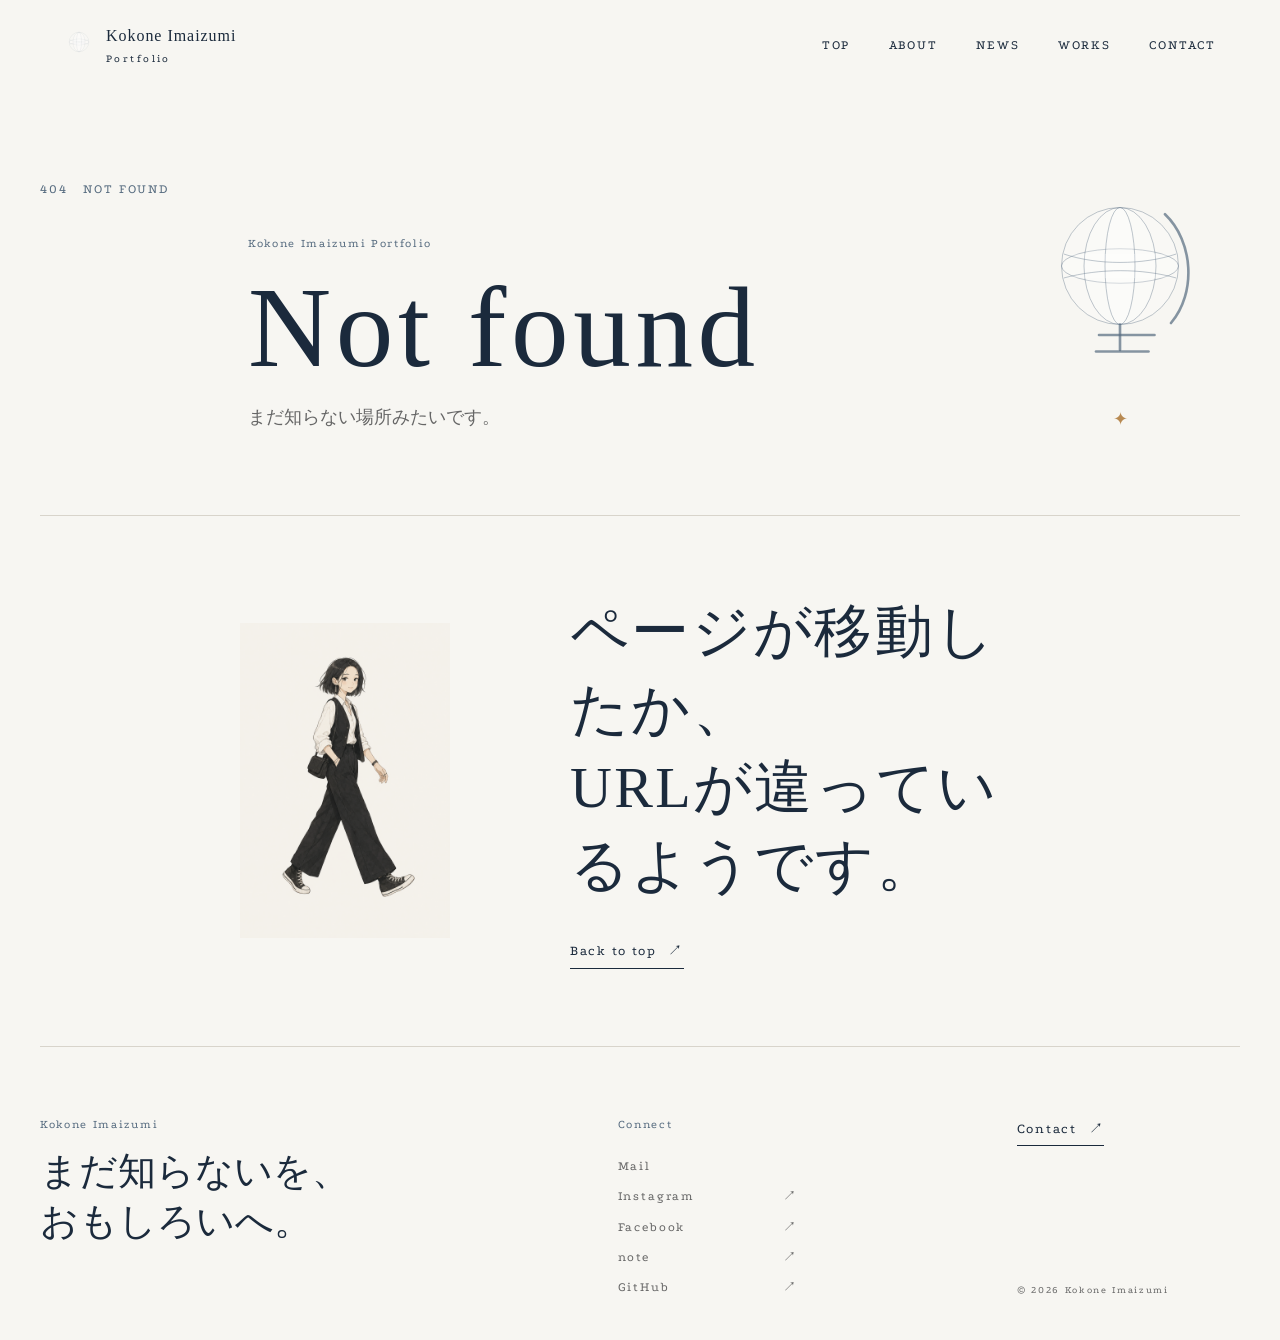
<file: index.html>
<!doctype html>
<html lang="ja">
  <head>
    <meta charset="UTF-8" />
    <meta name="viewport" content="width=device-width, initial-scale=1" />
    <meta name="theme-color" content="#f7f6f2" />
    <meta name="description" content="今泉心寧のポートフォリオ。まだ知らないを、おもしろいへ。人に会い、問いを見つけ、伝わる形をデザインする。" />
    <meta property="og:title" content="Kokone Imaizumi Portfolio" />
    <meta property="og:description" content="まだ知らないを、おもしろいへ。" />
    <meta property="og:type" content="website" />
    <script>
      const siteRoot = window.location.pathname.includes("/-/") ? "/-/" : "/";
      document.write(`<base href="${siteRoot}" />`);
    </script>
    <title>Kokone Imaizumi Portfolio</title>
    <link rel="preconnect" href="https://fonts.googleapis.com" />
    <link rel="preconnect" href="https://fonts.gstatic.com" crossorigin />
    <link href="https://fonts.googleapis.com/css2?family=Podkova:wght@400;500;600&display=swap" rel="stylesheet" />
    <link rel="preload" href="./assets/girl-walk.png" as="image" />
    <link rel="stylesheet" href="./styles.css" />
  </head>
  <body class="is-loading">
    <a class="skip-link" href="#main-content">メインコンテンツへ移動</a>
    <div id="app"></div>
    <script src="./data.js"></script>
    <script src="./app.js"></script>
  </body>
</html>
</file>
<file: styles.css>
:root {
  --background: #f7f6f2;
  --surface: #ffffff;
  --text: #222222;
  --muted: #666666;
  --primary: #566b7f;
  --secondary: #4d6a5b;
  --accent: #b88a52;
  --border: #d8d4cb;
  --ink: #1b2a3c;
  --paper: #eeece5;
  --heading: "A P-OTF A1 Mincho StdN", "A-OTF A1 Mincho StdN", "Yu Mincho", "Hiragino Mincho ProN", serif;
  --body: "A P-OTF A1Gothic StdN", "A-OTF A1 Gothic", "Zen Kaku Gothic New", "Hiragino Kaku Gothic ProN", "Yu Gothic", sans-serif;
  --english: "Podkova", "Outfit", Georgia, serif;
  --content: 1200px;
  --space-section: clamp(92px, 12vw, 168px);
  --header-height: 88px;
  --shadow-soft: 0 18px 50px rgba(34, 34, 34, 0.06);
  --ease: cubic-bezier(0.22, 0.61, 0.36, 1);
}

* { box-sizing: border-box; }
html { scroll-behavior: smooth; background: var(--background); }
body { margin: 0; min-width: 320px; overflow-x: hidden; color: var(--text); background: var(--background); font-family: var(--body); line-height: 1.7; }
body::before { position: fixed; inset: 0; z-index: -1; pointer-events: none; opacity: .38; background-image: linear-gradient(rgba(86, 107, 127, .035) 1px, transparent 1px), linear-gradient(90deg, rgba(86, 107, 127, .035) 1px, transparent 1px); background-size: 80px 80px; mask-image: radial-gradient(circle at 50% 25%, #000, transparent 80%); content: ""; }
body.is-loading, body.menu-open, body.modal-open { overflow: hidden; }
a { color: inherit; text-decoration: none; }
button, input { color: inherit; font: inherit; }
button { border: 0; cursor: pointer; }
img { display: block; max-width: 100%; }
:focus-visible { outline: 2px solid var(--accent); outline-offset: 4px; }
::selection { color: var(--surface); background: var(--primary); }
h1, h2, h3, p { margin-top: 0; }
h1, h2, h3 { color: var(--ink); font-family: var(--heading); font-weight: 500; letter-spacing: .04em; }
.skip-link { position: fixed; left: 16px; top: 12px; z-index: 200; padding: 8px 14px; color: var(--surface); background: var(--ink); transform: translateY(-160%); transition: transform .2s ease; }
.skip-link:focus { transform: translateY(0); }
.eyebrow, .section-label, .news-card-top, .work-card-meta, .footer-links a, .footer-end, .page-hero-meta, .timeline-number, .work-number { font-family: var(--english); letter-spacing: .14em; }
.eyebrow { margin-bottom: 14px; color: var(--primary); font-size: 12px; line-height: 1.4; }
.text-link { display: inline-flex; align-items: center; gap: 12px; padding-bottom: 5px; border-bottom: 1px solid var(--ink); color: var(--ink); font-family: var(--english); font-size: 14px; letter-spacing: .12em; transition: color .2s ease, border-color .2s ease, gap .2s ease; }
.text-link span { transition: transform .2s ease; }
.text-link:hover, .text-link:focus-visible { color: var(--accent); border-color: var(--accent); }
.text-link:hover span, .text-link:focus-visible span { transform: translateX(4px); }

/* Opening: particles, then the fixed globe, then the character and orbit items. */
.opening { position: fixed; inset: 0; z-index: 100; display: grid; place-items: center; overflow: hidden; background: var(--background); opacity: 1; visibility: visible; transition: opacity 900ms ease, visibility 900ms ease; }
.opening.is-hidden { opacity: 0; visibility: hidden; pointer-events: none; }
.particle-field, .particle-field::after { position: absolute; inset: 0; pointer-events: none; content: ""; }
.particle-field::after { background: radial-gradient(circle at 50% 45%, transparent 0 22%, rgba(86, 107, 127, .035) 60%, transparent 76%); }
.particle-field i { position: absolute; left: var(--x); top: var(--y); width: 3px; height: 3px; border-radius: 50%; background: var(--primary); opacity: .38; animation: particleDrift 7s ease-in-out var(--delay) infinite alternate; }
.opening-stage { position: absolute; left: 50%; top: 51%; width: min(820px, 82vw); height: min(560px, 64vw); opacity: 0; transform: translate(-50%, -45%); transition: opacity 1100ms ease, transform 1100ms var(--ease); }
.opening-stage.is-globe-visible { opacity: 1; transform: translate(-50%, -50%); }
.opening-globe { position: absolute; left: 50%; top: 50%; width: min(330px, 34vw); transform: translate(-50%, -50%); }
.globe svg { display: block; width: 100%; overflow: visible; }
.globe circle, .globe ellipse, .globe path:not(.globe-stand) { fill: rgba(255, 255, 255, .2); stroke: rgba(86, 107, 127, .42); stroke-width: 1.2; }
.globe .globe-stand { fill: none; stroke: rgba(86, 107, 127, .7); stroke-width: 3.5; stroke-linecap: round; }
.opening-girl { position: absolute; left: -14%; bottom: 2%; z-index: 3; width: min(215px, 23vw); opacity: 0; mix-blend-mode: multiply; transform: translateX(0) translateY(8px); transition: left 1900ms var(--ease), opacity 600ms ease, transform 1900ms var(--ease); }
.opening-stage.is-girl-visible .opening-girl { left: 37%; opacity: 1; transform: translateX(-50%) translateY(0); animation: walkBob .75s ease-in-out infinite; }
.opening-orbit { position: absolute; left: 50%; top: 50%; width: 91%; height: 53%; border: 1px dashed rgba(86, 107, 127, .26); border-radius: 50%; opacity: 0; transform: translate(-50%, -50%) rotate(-8deg); transition: opacity 700ms ease; animation: orbitRotate 26s linear infinite; }
.opening-stage.is-items-visible .opening-orbit { opacity: 1; }
.orbit-item { position: absolute; display: grid; place-items: center; width: 48px; height: 38px; color: var(--primary); filter: drop-shadow(0 8px 12px rgba(34, 34, 34, .08)); }
.orbit-item i, .orbit-item i::before, .orbit-item i::after { display: block; content: ""; }
.orbit-book { left: 3%; top: 28%; }.orbit-coffee { left: 24%; top: -5%; }.orbit-pc { left: 16%; bottom: 0; }.orbit-camera { right: 7%; top: 20%; }.orbit-ticket { right: 20%; top: 2%; }.orbit-leaf { left: 5%; top: 2%; }.orbit-headphones { right: 11%; bottom: 0; }
.orbit-book i { width: 26px; height: 18px; border: 1.7px solid var(--primary); border-top: 0; transform: skewY(-7deg); }
.orbit-coffee i { width: 20px; height: 17px; border: 1.7px solid var(--secondary); border-radius: 0 0 8px 8px; }
.orbit-coffee i::after { width: 8px; height: 10px; margin: 2px 0 0 18px; border: 1.5px solid var(--secondary); border-left: 0; border-radius: 0 8px 8px 0; }
.orbit-pc i { width: 28px; height: 18px; border: 1.7px solid var(--primary); border-radius: 2px; }.orbit-pc i::after { width: 34px; height: 2px; margin: 20px 0 0 -5px; background: var(--primary); }
.orbit-camera i { width: 28px; height: 18px; border: 1.7px solid var(--primary); border-radius: 4px; }.orbit-camera i::before { width: 8px; height: 8px; margin: 3px auto; border: 1.5px solid var(--primary); border-radius: 50%; }
.orbit-ticket i { width: 30px; height: 14px; border: 1.7px solid var(--accent); transform: rotate(-8deg); }.orbit-leaf i { width: 25px; height: 22px; border-left: 1.7px solid var(--secondary); border-radius: 50%; transform: rotate(36deg); }.orbit-headphones i { width: 26px; height: 21px; border: 2px solid var(--primary); border-bottom: 0; border-radius: 18px 18px 0 0; }
.loading-progress { position: absolute; right: clamp(28px, 5vw, 76px); bottom: clamp(26px, 5vw, 64px); margin: 0; color: var(--ink); font-family: var(--english); font-size: clamp(34px, 5vw, 62px); line-height: 1; letter-spacing: .06em; }

/* Header */
.site-header { position: fixed; inset: 0 0 auto; z-index: 60; display: flex; align-items: center; justify-content: space-between; min-height: var(--header-height); padding: 22px clamp(20px, 5vw, 72px); color: var(--ink); opacity: 1; transform: translateY(0); transition: background .25s ease, border-color .25s ease, opacity .5s ease, transform .5s ease; }
body.is-loading .site-header { opacity: 0; pointer-events: none; transform: translateY(-12px); }
.site-header.is-scrolled { border-bottom: 1px solid rgba(86, 107, 127, .14); background: rgba(247, 246, 242, .88); backdrop-filter: blur(16px); }
.site-brand { display: inline-flex; align-items: center; gap: 12px; }
.site-brand > span:last-child { display: grid; gap: 1px; }.site-brand strong { font-family: var(--heading); font-size: 16px; font-weight: 500; letter-spacing: .06em; }.site-brand small { font-family: var(--english); font-size: 11px; letter-spacing: .22em; }
.brand-globe { width: 30px; transform: rotate(var(--rotation, 0deg)); transition: transform .2s linear; }.brand-globe .globe-stand { display: none; }
.desktop-nav { display: flex; align-items: center; gap: clamp(18px, 3vw, 42px); font-family: var(--english); font-size: 13px; letter-spacing: .14em; }.desktop-nav a, .mobile-nav a { transition: color .2s ease; }.desktop-nav a:hover, .desktop-nav a:focus-visible, .mobile-nav a:hover, .mobile-nav a:focus-visible { color: var(--accent); }.desktop-nav a.is-active { color: var(--primary); }
.menu-button { display: none; align-items: center; gap: 8px; padding: 10px 0; background: transparent; font-family: var(--english); font-size: 12px; letter-spacing: .13em; }.menu-icon, .menu-icon::before, .menu-icon::after { display: block; width: 18px; height: 1px; background: var(--ink); content: ""; }.menu-icon { position: relative; }.menu-icon::before, .menu-icon::after { position: absolute; left: 0; }.menu-icon::before { top: -6px; }.menu-icon::after { top: 6px; }
.mobile-nav { position: fixed; inset: 0; z-index: -1; display: grid; place-content: center; gap: 18px; background: var(--background); font-family: var(--heading); font-size: 32px; text-align: center; }.mobile-nav[hidden] { display: none; }

/* Home hero */
.hero { position: relative; display: grid; min-height: 100svh; overflow: hidden; place-items: center; padding: 100px 24px 36px; }.hero::before, .hero::after { position: absolute; color: rgba(86, 107, 127, .5); font-family: var(--english); content: "✦"; }.hero::before { left: 24%; top: 22%; }.hero::after { right: 26%; bottom: 27%; }
.hero-copy { position: absolute; left: clamp(28px, 9vw, 136px); top: 29%; display: flex; align-items: flex-end; gap: 24px; color: var(--ink); }.hero-copy p { margin: 0; font-family: var(--heading); font-size: clamp(18px, 2vw, 28px); line-height: 1.9; letter-spacing: .16em; writing-mode: vertical-rl; }.hero-copy span { width: 1px; height: 138px; background: var(--primary); }
.hero-stage { position: relative; width: min(920px, 74vw); height: min(560px, 51vw); transform: translateX(2%); }.hero-stage::before { position: absolute; inset: 6% 8%; border: 1px solid rgba(216, 212, 203, .7); border-radius: 50%; content: ""; }.hero-globe { position: absolute; left: 50%; top: 49%; z-index: 1; width: min(350px, 34vw); transform: translate(-50%, -50%); }.hero-orbit { position: absolute; left: 50%; top: 50%; width: 90%; height: 50%; border: 1px dashed rgba(86, 107, 127, .22); border-radius: 50%; transform: translate(-50%, -50%) rotate(-8deg); }.orbit-high { width: 73%; height: 58%; transform: translate(-50%, -50%) rotate(13deg); }.hero-orbit .orbit-item { animation: itemFloat 5s ease-in-out infinite alternate; }.hero-orbit .orbit-item:nth-child(2) { animation-delay: -1.4s; }.hero-orbit .orbit-item:nth-child(3) { animation-delay: -2.7s; }.hero-girl { position: absolute; left: 50%; bottom: 2%; z-index: 3; width: min(228px, 22vw); mix-blend-mode: multiply; transform: translateX(-34%); animation: breathe 4.8s ease-in-out infinite; }.hero-role { position: absolute; right: clamp(30px, 6vw, 84px); top: 38%; color: var(--ink); font-family: var(--heading); font-size: 13px; letter-spacing: .23em; writing-mode: vertical-rl; }.hero-role::after { display: block; width: 1px; height: 92px; margin: 28px auto 0; background: var(--primary); content: ""; }.hero-name { position: absolute; bottom: 42px; left: 50%; color: var(--ink); text-align: center; transform: translateX(-50%); }.hero-name p { margin: 0; font-family: var(--heading); font-size: clamp(24px, 3.2vw, 46px); font-style: italic; letter-spacing: .08em; }.hero-name span { display: block; margin-top: 8px; font-family: var(--english); font-size: 13px; letter-spacing: .5em; }.scroll-cue { position: absolute; bottom: 40px; left: clamp(28px, 5vw, 74px); display: grid; justify-items: center; gap: 10px; color: var(--ink); font-family: var(--english); font-size: 12px; letter-spacing: .12em; }.scroll-cue i { width: 16px; height: 16px; border-right: 1px solid currentColor; border-bottom: 1px solid currentColor; transform: rotate(45deg); animation: arrowDown 1.6s ease-in-out infinite; }

/* Home sections */
.page-section, .content-section, .quote-section, .page-hero, .site-footer { width: min(var(--content), calc(100% - 48px)); margin: 0 auto; }.page-section, .content-section { padding: var(--space-section) 0; border-top: 1px solid var(--border); }.section-label { display: flex; align-items: center; gap: 18px; color: var(--primary); font-size: 12px; text-transform: uppercase; }.section-label span:first-child { min-width: 25px; }.section-label span:last-child { color: var(--muted); }.section-heading { display: grid; grid-template-columns: 220px minmax(0, 1fr); column-gap: 56px; }.section-heading .section-label { grid-row: span 2; }.section-heading h2 { margin: -7px 0 12px; font-size: clamp(30px, 4vw, 56px); line-height: 1.25; }.section-heading > p { grid-column: 2; margin: 0; color: var(--muted); }
.about-preview { display: grid; grid-template-columns: .8fr 1.2fr; gap: clamp(42px, 9vw, 132px); margin-top: 72px; align-items: center; }.about-figure { position: relative; min-height: 500px; background: var(--paper); overflow: hidden; }.about-figure::after { position: absolute; inset: 24px; border: 1px solid rgba(86, 107, 127, .2); content: ""; }.about-figure img { position: absolute; bottom: -16px; left: 50%; z-index: 1; width: min(250px, 70%); transform: translateX(-50%); mix-blend-mode: multiply; }.about-copy h2 { margin: 0 0 24px; font-size: clamp(34px, 5vw, 68px); line-height: 1.28; }.about-copy > p:not(.eyebrow) { max-width: 580px; margin-bottom: 32px; color: var(--muted); line-height: 2.1; }
.news-grid { display: grid; grid-template-columns: repeat(3, 1fr); gap: 18px; margin-top: 64px; }.news-card { min-height: 260px; padding: 28px; background: var(--surface); border: 1px solid var(--border); transition: border-color .25s ease, transform .25s ease; }.news-card:hover { border-color: var(--primary); transform: translateY(-2px); }.news-card-top { display: flex; justify-content: space-between; gap: 12px; color: var(--muted); font-size: 12px; }.news-card h3 { margin: 34px 0 12px; font-size: 27px; line-height: 1.25; }.news-card p { min-height: 72px; color: var(--muted); font-size: 14px; line-height: 1.9; }.news-card .text-link { margin-top: 8px; }.news-note { color: var(--muted); font-family: var(--english); font-size: 12px; letter-spacing: .1em; }.section-link { margin-top: 44px; }
.journey { position: relative; margin-top: 76px; padding: 32px 0 0; }.journey-track { position: absolute; inset: 0 0 auto; height: 100%; pointer-events: none; }.journey-line { position: absolute; left: 5%; right: 5%; top: 50%; height: 1px; background: var(--border); }.journey-line::after { position: absolute; left: 0; top: -1px; width: var(--journey-progress, 0%); height: 3px; background: var(--secondary); transition: width .15s linear; content: ""; }.journey-dot { position: absolute; top: calc(50% - 4px); width: 9px; height: 9px; border: 1px solid var(--primary); border-radius: 50%; background: var(--background); }.dot-a { left: 5%; }.dot-b { left: 23%; }.dot-c { left: 41%; }.dot-d { left: 59%; }.dot-e { left: 77%; }.dot-f { right: 5%; }.journey-girl { position: absolute; left: calc(5% + var(--journey-x, 0%) * .9); top: calc(50% - 100px); z-index: 3; width: 92px; mix-blend-mode: multiply; transform: translateX(-50%); transition: left .18s linear; }.journey-grid { position: relative; display: grid; grid-template-columns: repeat(2, minmax(0, 1fr)); gap: 58px 17%; }.work-card { position: relative; z-index: 2; }.work-card:nth-child(odd) { transform: translateY(14px); }.work-card:nth-child(even) { transform: translateY(205px); }.work-card-link { display: block; background: var(--surface); border: 1px solid var(--border); transition: border-color .25s ease, transform .25s ease; }.work-card-link:hover, .work-card-link:focus-visible { border-color: var(--primary); transform: translateY(-3px); }.work-image { position: relative; height: 190px; overflow: hidden; background: var(--paper); }.work-image img { width: 100%; height: 100%; object-fit: cover; object-position: 50% 45%; filter: saturate(.62) contrast(.9); transition: transform .5s ease, filter .5s ease; }.work-card-link:hover .work-image img { filter: saturate(.8) contrast(1); transform: scale(1.04); }.work-number { position: absolute; right: 16px; top: 12px; color: var(--surface); font-size: 17px; text-shadow: 0 1px 8px rgba(0,0,0,.18); }.work-card-copy { padding: 22px 24px 26px; }.work-card-meta { display: flex; justify-content: space-between; color: var(--primary); font-size: 11px; }.work-card h3 { margin: 18px 0 8px; font-size: 25px; line-height: 1.3; }.work-card p { margin-bottom: 16px; color: var(--muted); font-size: 13px; line-height: 1.8; }.tag-list { display: flex; flex-wrap: wrap; gap: 7px; }.tag-list span { padding: 4px 10px; border: 1px solid var(--border); border-radius: 999px; color: var(--primary); font-family: var(--english); font-size: 11px; letter-spacing: .05em; }.work-quick-view { position: absolute; right: 14px; bottom: 20px; width: 32px; height: 32px; border: 1px solid var(--border); border-radius: 50%; background: var(--surface); color: var(--primary); font-size: 20px; line-height: 1; transition: color .2s ease, background .2s ease; }.work-quick-view:hover { color: var(--surface); background: var(--primary); }.work-card.is-near .work-card-link { border-color: var(--accent); }
.home-ending { display: grid; min-height: 650px; place-content: center; text-align: center; }.ending-thread { display: flex; justify-content: center; gap: 0; margin-bottom: 64px; }.ending-thread span { width: 48px; height: 1px; background: var(--primary); }.ending-thread span:nth-child(2) { width: 72px; background: var(--accent); }.home-ending h2 { margin: 0 0 22px; font-size: clamp(42px, 7vw, 94px); line-height: 1.2; }.home-ending > p:last-child { color: var(--muted); }

/* Sub pages */
.page-hero { position: relative; display: grid; grid-template-columns: 160px minmax(0, 1fr) 240px; gap: 48px; min-height: 490px; align-items: end; padding-top: 170px; padding-bottom: 80px; border-bottom: 1px solid var(--border); }.page-hero-meta { display: flex; gap: 16px; align-self: start; padding-top: 8px; color: var(--primary); font-size: 13px; text-transform: uppercase; }.page-hero h1 { margin: 20px 0 18px; font-size: clamp(58px, 9vw, 128px); line-height: .95; }.page-lead { max-width: 530px; margin: 0; color: var(--muted); font-size: 18px; line-height: 1.9; }.page-hero-mark { display: grid; align-self: center; justify-items: center; color: var(--accent); }.page-globe { width: 180px; }.page-hero-mark > span { margin-top: 12px; font-size: 18px; }.detail-hero { min-height: 390px; }.detail-hero h1 { max-width: 780px; font-size: clamp(42px, 6vw, 82px); line-height: 1.1; }.content-section { display: grid; grid-template-columns: 220px minmax(0, 1fr); gap: clamp(32px, 8vw, 120px); }.rich-copy { max-width: 760px; }.rich-copy h2 { margin: -9px 0 34px; font-size: clamp(36px, 5vw, 70px); line-height: 1.22; }.rich-copy p { max-width: 680px; color: var(--muted); line-height: 2.15; }.timeline { max-width: 820px; border-left: 1px solid var(--border); }.timeline-item { display: grid; grid-template-columns: 80px 1fr; gap: 32px; position: relative; padding: 0 0 74px 44px; }.timeline-item::before { position: absolute; left: -5px; top: 4px; width: 9px; height: 9px; border: 1px solid var(--primary); border-radius: 50%; background: var(--background); content: ""; }.timeline-item:last-child { padding-bottom: 0; }.timeline-number { color: var(--accent); font-size: 28px; }.timeline-item h3 { margin: 0 0 10px; font-size: 34px; }.timeline-item p:last-child { margin: 0; color: var(--muted); line-height: 2; }.skill-grid { display: grid; grid-template-columns: repeat(3, 1fr); gap: 16px; }.skill-item { padding: 28px 26px; border-top: 2px solid var(--primary); background: var(--surface); }.skill-item h3 { margin: 8px 0 12px; font-size: 30px; }.skill-item p:last-child { margin: 0; color: var(--muted); font-size: 14px; line-height: 1.9; }.quote-section { display: grid; min-height: 420px; place-content: center; justify-items: center; text-align: center; }.quote-section p { margin-bottom: 32px; color: var(--ink); font-family: var(--heading); font-size: clamp(36px, 5vw, 72px); line-height: 1.3; }
.listing-section { display: block; }.listing-intro { display: flex; justify-content: space-between; gap: 40px; margin-bottom: 66px; }.listing-intro > p:last-child { max-width: 430px; margin: 0; color: var(--muted); }.news-list-page { display: grid; grid-template-columns: repeat(2, 1fr); gap: 16px; }.news-list-page .news-card:first-child { grid-column: span 2; min-height: 300px; }.news-list-page .news-card:first-child h3 { font-size: 38px; }
.works-listing { display: block; }.works-toolbar { display: flex; justify-content: space-between; gap: 24px; margin-bottom: 52px; }.filter-list { display: flex; flex-wrap: wrap; gap: 8px; }.filter-list button { min-height: 38px; padding: 6px 14px; border: 1px solid var(--border); border-radius: 999px; background: transparent; color: var(--muted); font-family: var(--english); font-size: 12px; letter-spacing: .06em; transition: color .2s ease, background .2s ease, border-color .2s ease; }.filter-list button:hover, .filter-list button[aria-pressed="true"] { border-color: var(--primary); background: var(--primary); color: var(--surface); }.search-box { display: flex; align-items: center; gap: 12px; min-width: 250px; padding-bottom: 7px; border-bottom: 1px solid var(--ink); color: var(--primary); font-family: var(--english); font-size: 12px; letter-spacing: .1em; }.search-box input { min-width: 0; width: 190px; padding: 0; border: 0; outline: 0; background: transparent; font-family: var(--body); font-size: 13px; }.works-grid { display: grid; grid-template-columns: repeat(3, 1fr); gap: 18px; }.works-grid .work-card:nth-child(even), .works-grid .work-card:nth-child(odd) { transform: none; }.works-grid .work-card-link { height: 100%; }.works-grid .work-image { height: 220px; }.empty-state { padding: 70px 20px; border: 1px dashed var(--border); color: var(--muted); text-align: center; }
.article-page, .work-detail { width: min(900px, calc(100% - 48px)); margin: 0 auto; padding: var(--space-section) 0; }.article-meta { display: flex; gap: 18px; color: var(--primary); font-family: var(--english); font-size: 13px; letter-spacing: .1em; }.article-body { max-width: 720px; margin: 62px 0 56px; }.article-body p { margin-bottom: 28px; color: var(--muted); font-size: 18px; line-height: 2.1; }.detail-lead { display: flex; justify-content: space-between; align-items: end; gap: 30px; margin-bottom: 60px; }.detail-lead h2 { max-width: 720px; margin: 0; font-size: clamp(32px, 5vw, 66px); line-height: 1.25; }.detail-image { overflow: hidden; background: var(--paper); }.detail-image img { width: 100%; aspect-ratio: 16 / 8; object-fit: cover; object-position: 50% 45%; filter: saturate(.7); }.detail-columns { display: grid; grid-template-columns: 1.5fr .7fr; gap: 90px; padding: 80px 0; }.detail-story > h3 { margin-bottom: 20px; font-family: var(--english); font-size: 18px; letter-spacing: .16em; text-transform: uppercase; }.detail-story > p { margin-bottom: 64px; color: var(--muted); font-size: 17px; line-height: 2.1; }.detail-story section { padding: 24px 0; border-top: 1px solid var(--border); }.detail-story section p:last-child { margin: 0; color: var(--muted); }.detail-facts { padding-top: 6px; }.detail-facts dl { margin: 0; }.detail-facts dl div { padding: 18px 0; border-top: 1px solid var(--border); }.detail-facts dt { color: var(--primary); font-family: var(--english); font-size: 12px; letter-spacing: .12em; }.detail-facts dd { margin: 8px 0 0; color: var(--muted); font-size: 14px; }.detail-footer { display: flex; justify-content: space-between; gap: 24px; padding-top: 32px; border-top: 1px solid var(--border); }
.contact-page { grid-template-columns: 1fr 1fr; }.contact-message h2 { max-width: 640px; margin: 0 0 24px; font-size: clamp(34px, 5vw, 66px); line-height: 1.25; }.contact-message > p:last-child { color: var(--muted); }.contact-list { border-top: 1px solid var(--border); }.contact-list a { display: flex; justify-content: space-between; padding: 21px 0; border-bottom: 1px solid var(--border); font-family: var(--english); font-size: 17px; letter-spacing: .08em; transition: color .2s ease, padding .2s ease; }.contact-list a:hover { padding-left: 8px; color: var(--accent); }.not-found { display: grid; grid-template-columns: 260px 1fr; gap: 70px; align-items: center; min-height: 530px; width: min(800px, calc(100% - 48px)); margin: 0 auto; }.not-found img { width: 210px; mix-blend-mode: multiply; }.not-found h2 { margin-bottom: 30px; font-size: clamp(30px, 5vw, 58px); line-height: 1.35; }

/* Modal and footer */
.modal-root[hidden] { display: none; }.modal-root { position: fixed; inset: 0; z-index: 90; display: grid; place-items: center; padding: 24px; }.modal-backdrop { position: absolute; inset: 0; background: rgba(27, 42, 60, .42); backdrop-filter: blur(8px); }.work-modal { position: relative; z-index: 1; width: min(760px, 100%); max-height: min(720px, 90vh); overflow: auto; padding: clamp(28px, 5vw, 56px); background: var(--surface); box-shadow: var(--shadow-soft); animation: modalIn .32s var(--ease); }.modal-close { position: absolute; top: 18px; right: 22px; width: 42px; height: 42px; border: 1px solid var(--border); border-radius: 50%; background: transparent; font-size: 24px; line-height: 1; }.work-modal h2 { max-width: 620px; margin: 16px 0 18px; font-size: clamp(34px, 5vw, 62px); line-height: 1.2; }.modal-summary { max-width: 620px; color: var(--muted); font-size: 17px; line-height: 1.9; }.modal-facts { display: grid; grid-template-columns: repeat(3, 1fr); gap: 16px; margin: 40px 0; }.modal-facts div { padding-top: 14px; border-top: 1px solid var(--border); }.modal-facts dt { color: var(--primary); font-family: var(--english); font-size: 11px; letter-spacing: .12em; }.modal-facts dd { margin: 8px 0 0; color: var(--muted); font-size: 13px; line-height: 1.65; }.back-to-top { position: fixed; right: clamp(20px, 4vw, 58px); bottom: 26px; z-index: 40; width: 42px; height: 42px; border: 1px solid var(--border); border-radius: 50%; background: rgba(247,246,242,.9); color: var(--primary); opacity: 0; pointer-events: none; transform: translateY(8px); transition: opacity .25s ease, transform .25s ease; }.back-to-top.is-visible { opacity: 1; pointer-events: auto; transform: translateY(0); }
.site-footer { display: grid; grid-template-columns: 1.2fr .8fr .5fr; gap: 42px; padding-top: 70px; padding-bottom: 42px; border-top: 1px solid var(--border); }.footer-message { margin: 0; color: var(--ink); font-family: var(--heading); font-size: clamp(26px, 3vw, 42px); line-height: 1.3; }.footer-links { display: grid; align-content: start; gap: 8px; }.footer-links a { display: flex; justify-content: space-between; max-width: 180px; color: var(--muted); font-size: 13px; }.footer-links a:hover { color: var(--accent); }.footer-end { display: grid; align-content: space-between; justify-items: start; gap: 28px; color: var(--muted); font-size: 12px; }.footer-end .text-link { color: var(--ink); }

@keyframes particleDrift { from { transform: translate(0,0); opacity: .2; } to { transform: translate(var(--drift), -12px); opacity: .55; } }
@keyframes orbitRotate { to { transform: translate(-50%, -50%) rotate(352deg); } }
@keyframes itemFloat { from { transform: translateY(-3px); } to { transform: translateY(4px); } }
@keyframes walkBob { 50% { transform: translateX(-50%) translateY(-6px); } }
@keyframes breathe { 50% { transform: translateX(-34%) translateY(-5px); } }
@keyframes arrowDown { 50% { transform: translateY(5px) rotate(45deg); } }
@keyframes modalIn { from { opacity: 0; transform: translateY(12px) scale(.98); } to { opacity: 1; transform: translateY(0) scale(1); } }

@media (max-width: 900px) {
  .desktop-nav { display: none; }.menu-button { display: inline-flex; }.hero-copy { left: 28px; }.hero-role { right: 24px; }.hero-stage { width: 80vw; }.page-hero { grid-template-columns: 110px minmax(0, 1fr); }.page-hero-mark { display: none; }.content-section { grid-template-columns: 150px minmax(0, 1fr); }.about-preview { gap: 48px; }.journey-grid { gap: 48px 8%; }.works-grid { grid-template-columns: repeat(2, 1fr); }.site-footer { grid-template-columns: 1fr 1fr; }.footer-end { grid-column: span 2; display: flex; justify-content: space-between; }
}

@media (max-width: 640px) {
  :root { --header-height: 72px; }.site-header { min-height: var(--header-height); padding: 16px 20px; }.site-brand strong { font-size: 13px; }.site-brand small { font-size: 9px; }.brand-globe { width: 25px; }.hero { min-height: 720px; padding: 90px 18px 32px; }.hero-copy { left: 18px; top: 23%; gap: 12px; }.hero-copy p { font-size: 15px; }.hero-copy span { height: 90px; }.hero-stage { width: 108vw; height: 450px; transform: translate(2%, -4%); }.hero-globe { width: 255px; }.hero-girl { width: 170px; bottom: 11%; }.hero-role { right: 10px; top: 39%; font-size: 10px; }.hero-role::after { height: 60px; margin-top: 18px; }.hero-name { bottom: 36px; }.hero-name p { font-size: 26px; }.hero-name span { font-size: 11px; }.scroll-cue { left: 20px; bottom: 34px; }.page-section, .content-section, .quote-section, .page-hero, .site-footer { width: min(100% - 36px, var(--content)); }.page-section, .content-section { padding: 82px 0; }.section-heading, .content-section, .contact-page { display: block; }.section-heading h2 { margin-top: 34px; font-size: 36px; }.section-heading > p { margin-top: 14px; }.about-preview { display: flex; flex-direction: column; margin-top: 48px; gap: 34px; }.about-figure { width: 76%; min-height: 370px; align-self: flex-start; }.about-figure img { width: 215px; }.about-copy h2 { font-size: 38px; }.news-grid, .news-list-page, .works-grid { grid-template-columns: 1fr; }.news-card, .news-list-page .news-card:first-child { min-height: auto; grid-column: auto; }.news-list-page .news-card:first-child h3 { font-size: 29px; }.news-card h3 { margin-top: 25px; font-size: 27px; }.news-card p { min-height: auto; }.journey { margin-top: 46px; padding-left: 82px; }.journey-track { left: 20px; width: 34px; height: 100%; }.journey-line { top: 0; bottom: 0; left: 17px; right: auto; width: 1px; height: auto; }.journey-line::after { width: 3px; height: var(--journey-progress, 0%); }.journey-dot { left: 13px; top: auto; width: 9px; height: 9px; }.dot-a { top: 7%; }.dot-b { top: 23%; }.dot-c { top: 39%; }.dot-d { top: 55%; }.dot-e { top: 71%; }.dot-f { top: 87%; right: auto; }.journey-girl { left: 17px; top: calc(var(--journey-x, 0%) * .9); width: 72px; transform: translate(-50%, -50%); }.journey-grid { grid-template-columns: 1fr; gap: 18px; }.work-card:nth-child(even), .work-card:nth-child(odd) { transform: none; }.work-image { height: 170px; }.work-card-copy { padding: 18px 18px 22px; }.work-card h3 { font-size: 23px; }.page-hero { display: block; min-height: 390px; padding-top: 132px; padding-bottom: 58px; }.page-hero-meta { margin-bottom: 55px; }.page-hero h1 { font-size: 70px; }.page-lead { font-size: 16px; }.rich-copy h2 { margin-top: 42px; font-size: 39px; }.timeline-wrap .section-label, .skills-wrap .section-label { margin-bottom: 46px; }.timeline-item { grid-template-columns: 52px 1fr; gap: 14px; padding-left: 24px; }.timeline-item h3 { font-size: 28px; }.skill-grid { grid-template-columns: 1fr; margin-top: 44px; }.listing-intro { display: block; margin-bottom: 46px; }.listing-intro > p:last-child { margin-top: 22px; }.works-toolbar { display: block; margin-bottom: 38px; }.filter-list { margin-bottom: 26px; }.search-box { width: 100%; }.search-box input { flex: 1; width: auto; }.detail-lead { display: block; margin-bottom: 38px; }.detail-lead h2 { margin-bottom: 24px; font-size: 38px; }.detail-columns { display: block; padding: 54px 0; }.detail-facts { margin-top: 48px; }.detail-footer { display: grid; }.article-page, .work-detail { width: min(100% - 36px, 900px); }.article-body { margin: 44px 0; }.article-body p { font-size: 16px; }.contact-message h2 { font-size: 38px; }.contact-list { margin-top: 52px; }.not-found { display: block; min-height: 500px; padding-top: 70px; }.not-found img { width: 160px; margin: 0 auto 30px; }.not-found h2 { font-size: 32px; }.modal-root { padding: 12px; }.work-modal { max-height: 94vh; padding: 32px 22px 26px; }.work-modal h2 { font-size: 36px; }.modal-facts { grid-template-columns: 1fr; gap: 12px; margin: 30px 0; }.site-footer { grid-template-columns: 1fr; gap: 42px; padding-bottom: 30px; }.footer-end { grid-column: auto; display: grid; }.footer-message { font-size: 30px; }
}

@media (prefers-reduced-motion: reduce) {
  *, *::before, *::after { scroll-behavior: auto !important; animation-duration: .01ms !important; animation-iteration-count: 1 !important; transition-duration: .01ms !important; }
}
</file>
